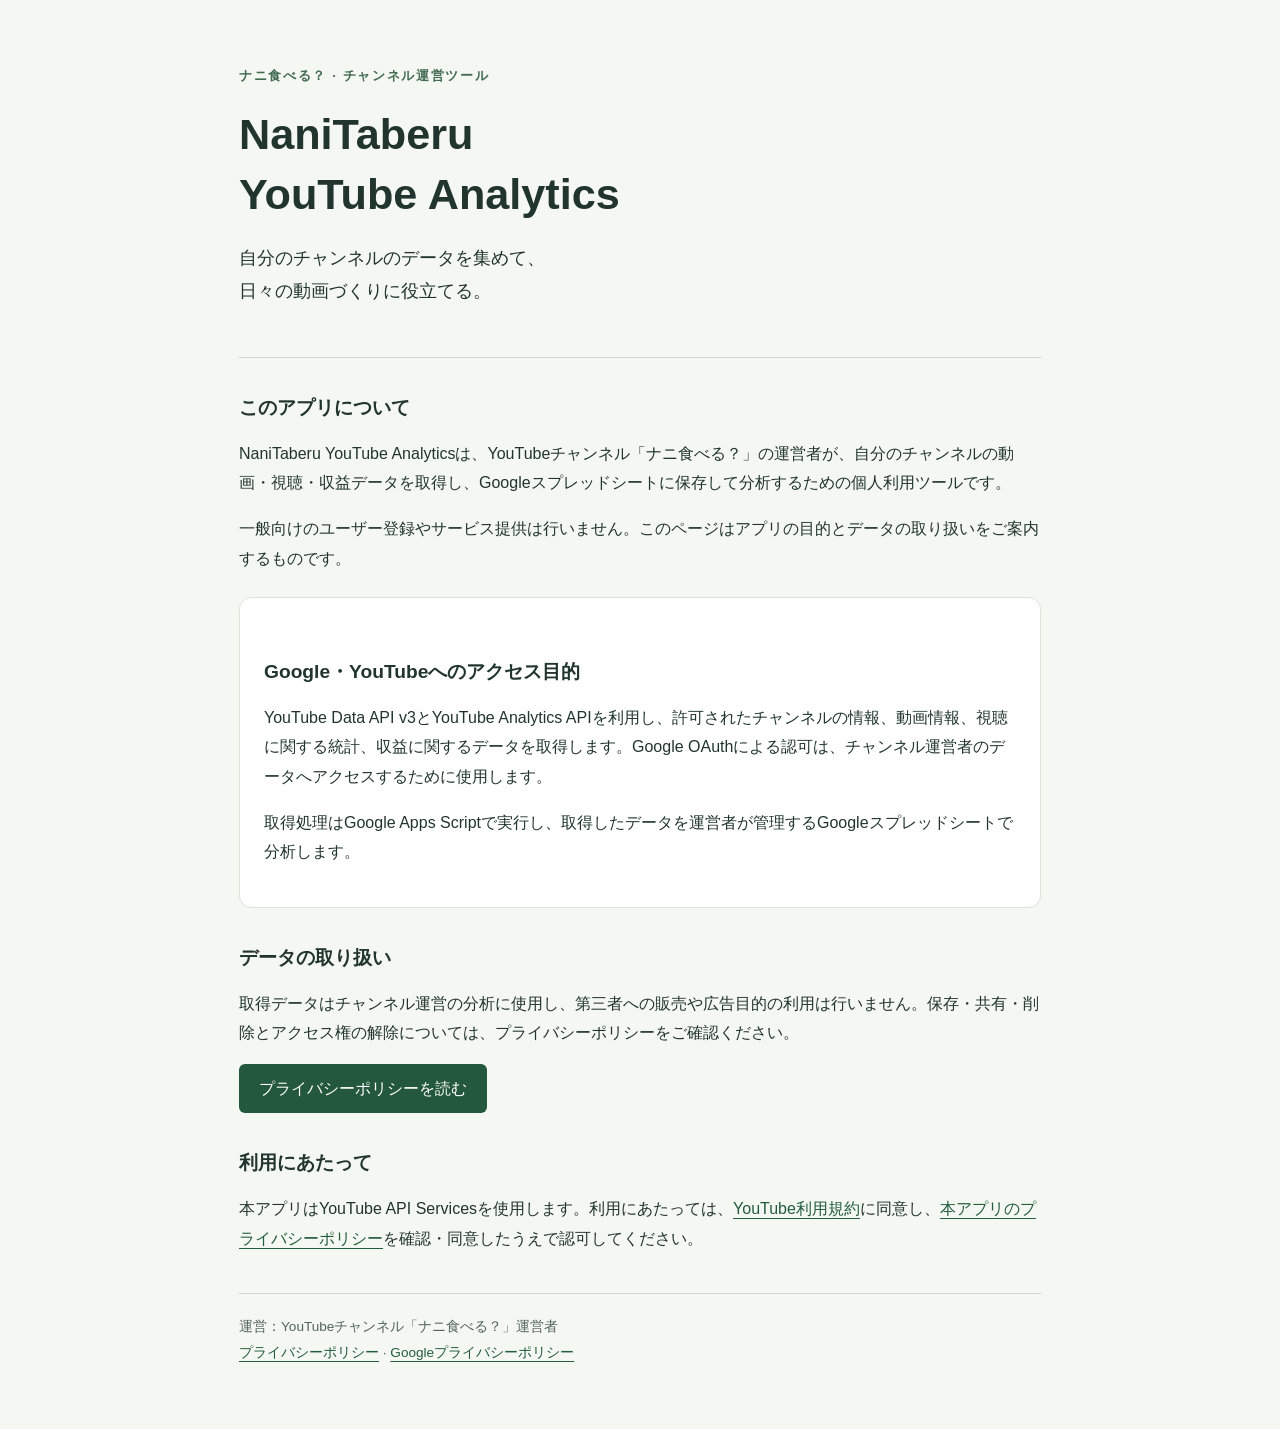
<file: index.html>
<!doctype html>
<html lang="ja">
<head><meta charset="utf-8"><meta name="viewport" content="width=device-width,initial-scale=1"><title>NaniTaberu YouTube Analytics</title><meta name="description" content="YouTubeチャンネル「ナニ食べる？」の運営者が、動画・視聴・収益データを分析するための個人利用ツールです。"><link rel="stylesheet" href="./styles.css"></head>
<body><main>
<header><div class="eyebrow">ナニ食べる？ · チャンネル運営ツール</div><h1>NaniTaberu<br>YouTube Analytics</h1><p class="lead">自分のチャンネルのデータを集めて、<br>日々の動画づくりに役立てる。</p></header>
<section><h2>このアプリについて</h2><p>NaniTaberu YouTube Analyticsは、YouTubeチャンネル「ナニ食べる？」の運営者が、自分のチャンネルの動画・視聴・収益データを取得し、Googleスプレッドシートに保存して分析するための個人利用ツールです。</p><p>一般向けのユーザー登録やサービス提供は行いません。このページはアプリの目的とデータの取り扱いをご案内するものです。</p></section>
<section class="card"><h2>Google・YouTubeへのアクセス目的</h2><p>YouTube Data API v3とYouTube Analytics APIを利用し、許可されたチャンネルの情報、動画情報、視聴に関する統計、収益に関するデータを取得します。Google OAuthによる認可は、チャンネル運営者のデータへアクセスするために使用します。</p><p>取得処理はGoogle Apps Scriptで実行し、取得したデータを運営者が管理するGoogleスプレッドシートで分析します。</p></section>
<section><h2>データの取り扱い</h2><p>取得データはチャンネル運営の分析に使用し、第三者への販売や広告目的の利用は行いません。保存・共有・削除とアクセス権の解除については、プライバシーポリシーをご確認ください。</p><a class="button" href="./privacy/">プライバシーポリシーを読む</a></section>
<section><h2>利用にあたって</h2><p>本アプリはYouTube API Servicesを使用します。利用にあたっては、<a href="https://www.youtube.com/t/terms">YouTube利用規約</a>に同意し、<a href="./privacy/">本アプリのプライバシーポリシー</a>を確認・同意したうえで認可してください。</p></section>
<footer>運営：YouTubeチャンネル「ナニ食べる？」運営者<br><a href="./privacy/">プライバシーポリシー</a> · <a href="https://policies.google.com/privacy">Googleプライバシーポリシー</a></footer>
</main></body></html>
</file>
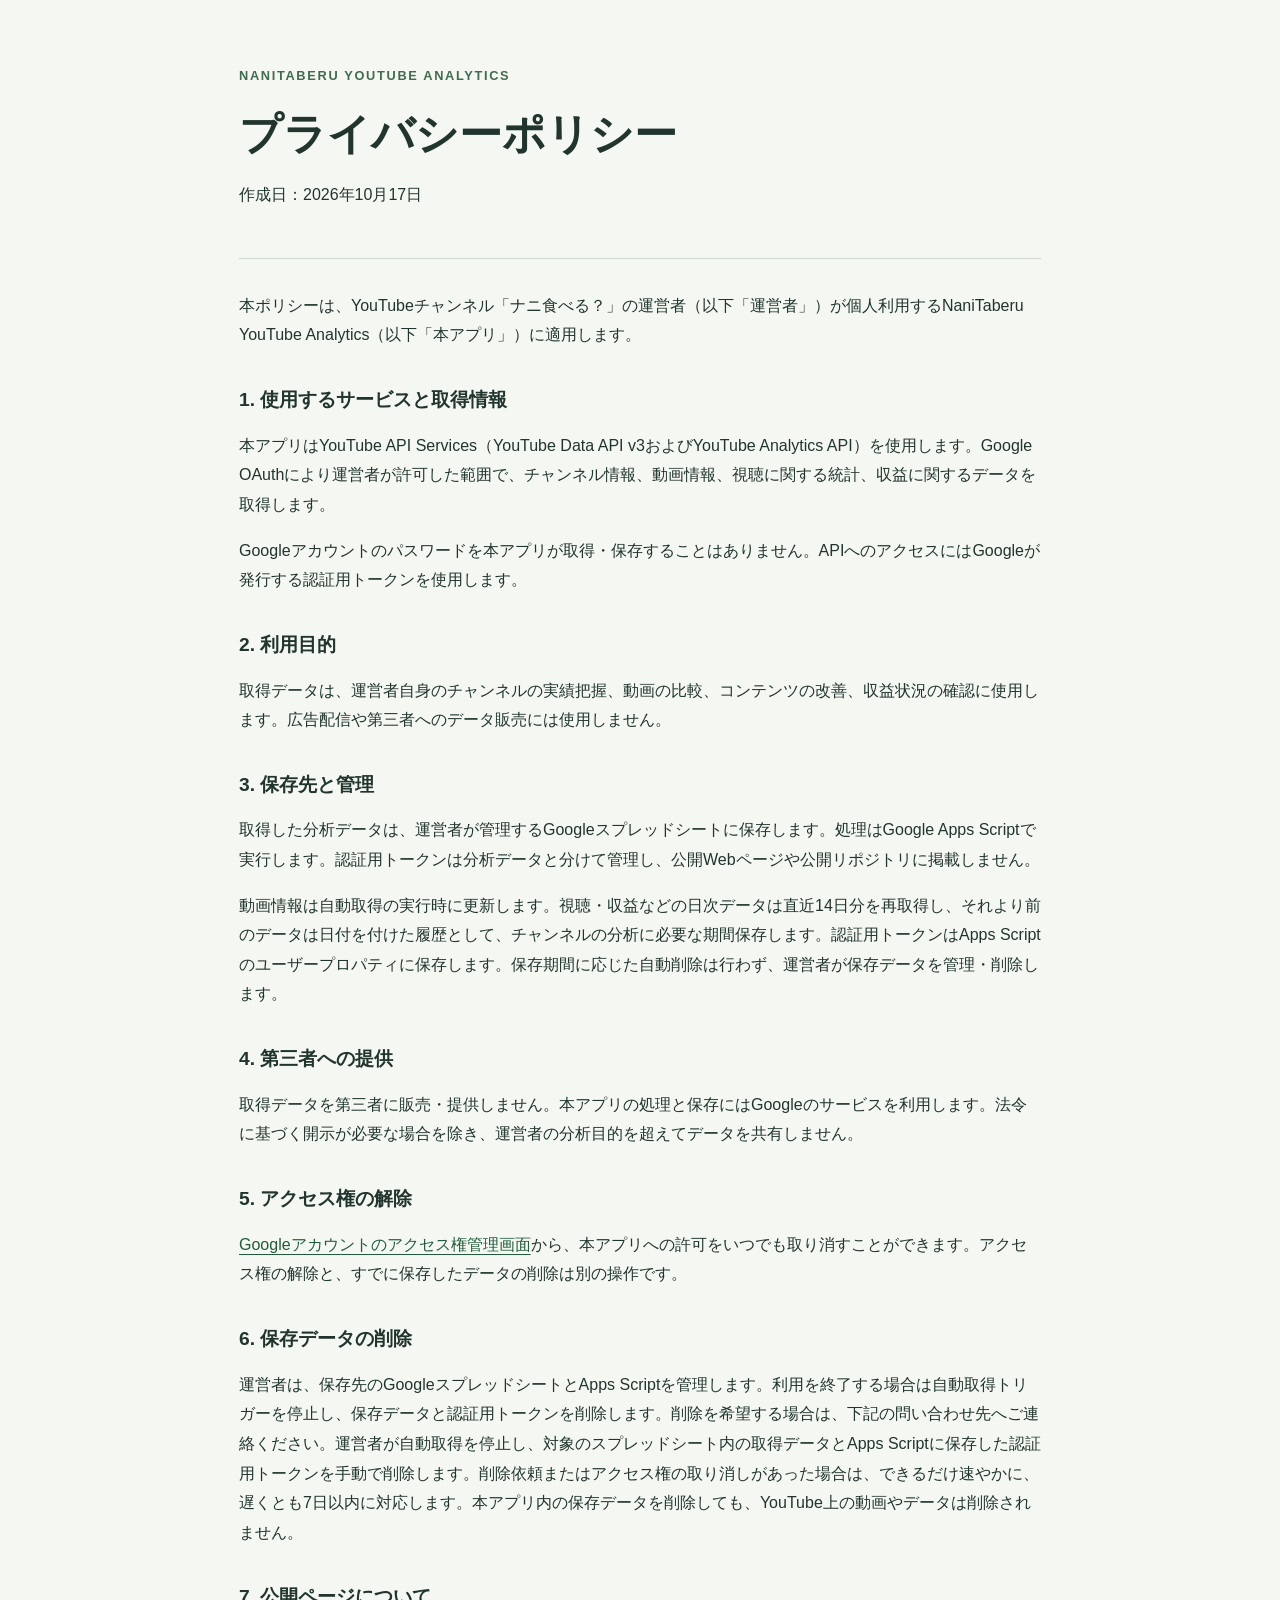
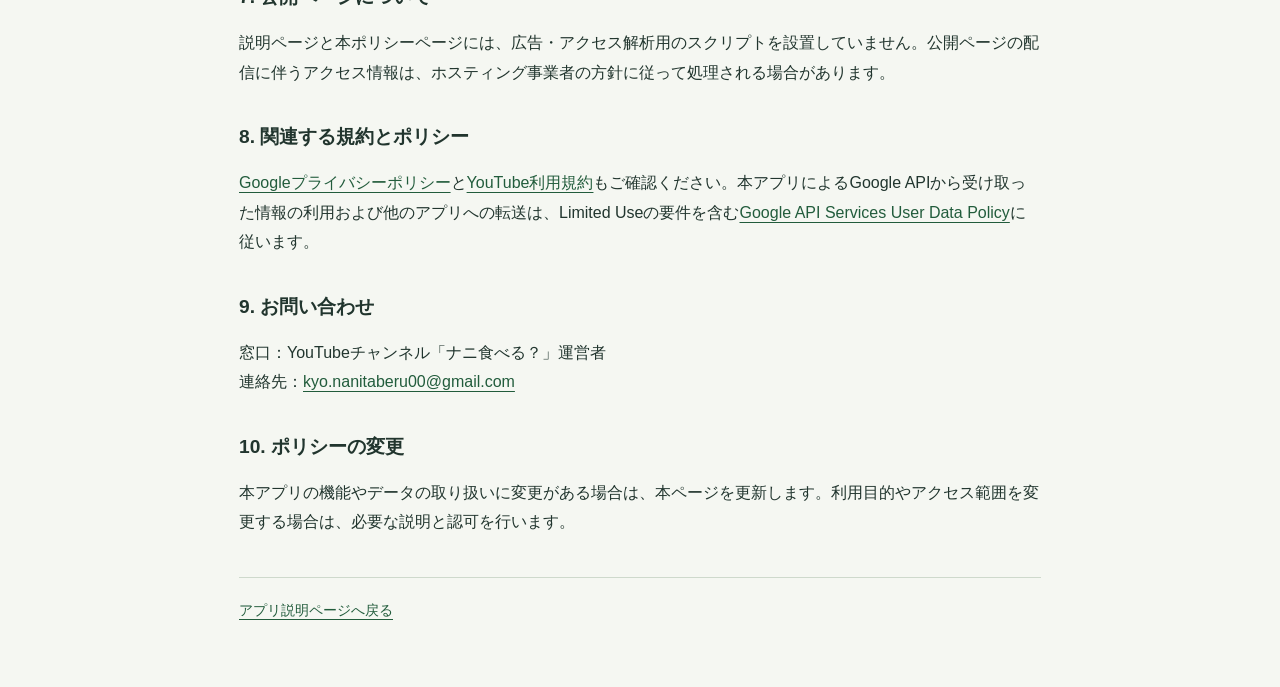
<file: privacy/index.html>
<!doctype html>
<html lang="ja">
<head><meta charset="utf-8"><meta name="viewport" content="width=device-width,initial-scale=1"><title>プライバシーポリシー | NaniTaberu YouTube Analytics</title><meta name="description" content="NaniTaberu YouTube Analyticsのデータの取得・利用・保存・共有・削除に関する方針。"><link rel="stylesheet" href="../styles.css"></head>
<body><main>
<header><div class="eyebrow">NANITABERU YOUTUBE ANALYTICS</div><h1>プライバシーポリシー</h1><p>作成日：2026年10月17日</p></header>
<p>本ポリシーは、YouTubeチャンネル「ナニ食べる？」の運営者（以下「運営者」）が個人利用するNaniTaberu YouTube Analytics（以下「本アプリ」）に適用します。</p>
<h2>1. 使用するサービスと取得情報</h2><p>本アプリはYouTube API Services（YouTube Data API v3およびYouTube Analytics API）を使用します。Google OAuthにより運営者が許可した範囲で、チャンネル情報、動画情報、視聴に関する統計、収益に関するデータを取得します。</p><p>Googleアカウントのパスワードを本アプリが取得・保存することはありません。APIへのアクセスにはGoogleが発行する認証用トークンを使用します。</p>
<h2>2. 利用目的</h2><p>取得データは、運営者自身のチャンネルの実績把握、動画の比較、コンテンツの改善、収益状況の確認に使用します。広告配信や第三者へのデータ販売には使用しません。</p>
<h2>3. 保存先と管理</h2><p>取得した分析データは、運営者が管理するGoogleスプレッドシートに保存します。処理はGoogle Apps Scriptで実行します。認証用トークンは分析データと分けて管理し、公開Webページや公開リポジトリに掲載しません。</p><p>動画情報は自動取得の実行時に更新します。視聴・収益などの日次データは直近14日分を再取得し、それより前のデータは日付を付けた履歴として、チャンネルの分析に必要な期間保存します。認証用トークンはApps Scriptのユーザープロパティに保存します。保存期間に応じた自動削除は行わず、運営者が保存データを管理・削除します。</p>
<h2>4. 第三者への提供</h2><p>取得データを第三者に販売・提供しません。本アプリの処理と保存にはGoogleのサービスを利用します。法令に基づく開示が必要な場合を除き、運営者の分析目的を超えてデータを共有しません。</p>
<h2>5. アクセス権の解除</h2><p><a href="https://security.google.com/settings/security/permissions">Googleアカウントのアクセス権管理画面</a>から、本アプリへの許可をいつでも取り消すことができます。アクセス権の解除と、すでに保存したデータの削除は別の操作です。</p>
<h2>6. 保存データの削除</h2><p>運営者は、保存先のGoogleスプレッドシートとApps Scriptを管理します。利用を終了する場合は自動取得トリガーを停止し、保存データと認証用トークンを削除します。削除を希望する場合は、下記の問い合わせ先へご連絡ください。運営者が自動取得を停止し、対象のスプレッドシート内の取得データとApps Scriptに保存した認証用トークンを手動で削除します。削除依頼またはアクセス権の取り消しがあった場合は、できるだけ速やかに、遅くとも7日以内に対応します。本アプリ内の保存データを削除しても、YouTube上の動画やデータは削除されません。</p>
<h2>7. 公開ページについて</h2><p>説明ページと本ポリシーページには、広告・アクセス解析用のスクリプトを設置していません。公開ページの配信に伴うアクセス情報は、ホスティング事業者の方針に従って処理される場合があります。</p>
<h2>8. 関連する規約とポリシー</h2><p><a href="https://policies.google.com/privacy">Googleプライバシーポリシー</a>と<a href="https://www.youtube.com/t/terms">YouTube利用規約</a>もご確認ください。本アプリによるGoogle APIから受け取った情報の利用および他のアプリへの転送は、Limited Useの要件を含む<a href="https://developers.google.com/terms/api-services-user-data-policy">Google API Services User Data Policy</a>に従います。</p>
<h2>9. お問い合わせ</h2><p>窓口：YouTubeチャンネル「ナニ食べる？」運営者<br>連絡先：<a href="mailto:kyo.nanitaberu00@gmail.com">kyo.nanitaberu00@gmail.com</a></p>
<h2>10. ポリシーの変更</h2><p>本アプリの機能やデータの取り扱いに変更がある場合は、本ページを更新します。利用目的やアクセス範囲を変更する場合は、必要な説明と認可を行います。</p>
<footer><a href="../">アプリ説明ページへ戻る</a></footer>
</main></body></html>
</file>
<file: styles.css>
:root{color-scheme:light;font-family:-apple-system,BlinkMacSystemFont,"Hiragino Kaku Gothic ProN","Noto Sans JP",sans-serif;color:#21352e;background:#f5f7f2;line-height:1.85}*{box-sizing:border-box}body{margin:0}main{max-width:850px;margin:auto;padding:64px 24px}header{border-bottom:1px solid #ced9cc;padding-bottom:32px;margin-bottom:32px}.eyebrow{font-size:.8rem;letter-spacing:.13em;color:#426b50;font-weight:700}h1{font-size:clamp(1.8rem,5vw,2.7rem);line-height:1.4;margin:16px 0}h2{font-size:1.2rem;line-height:1.5;margin-top:36px}p,li{font-size:1rem}a{color:#225c3c;text-underline-offset:4px}a:focus-visible{outline:3px solid #b47b20;outline-offset:4px}.lead{font-size:1.1rem}.card{background:white;padding:24px;border:1px solid #dbe3d7;border-radius:12px;margin:24px 0}.button{display:inline-block;padding:10px 20px;background:#24583d;color:white;border-radius:6px;text-decoration:none}footer{border-top:1px solid #ced9cc;margin-top:40px;padding-top:20px;font-size:.85rem;color:#526559}.draft{padding:12px 16px;border:1px solid #b47b20;background:#fff7e5}ul{padding-left:1.5em}@media(max-width:500px){main{padding:32px 20px}.card{padding:20px}}
</file>
